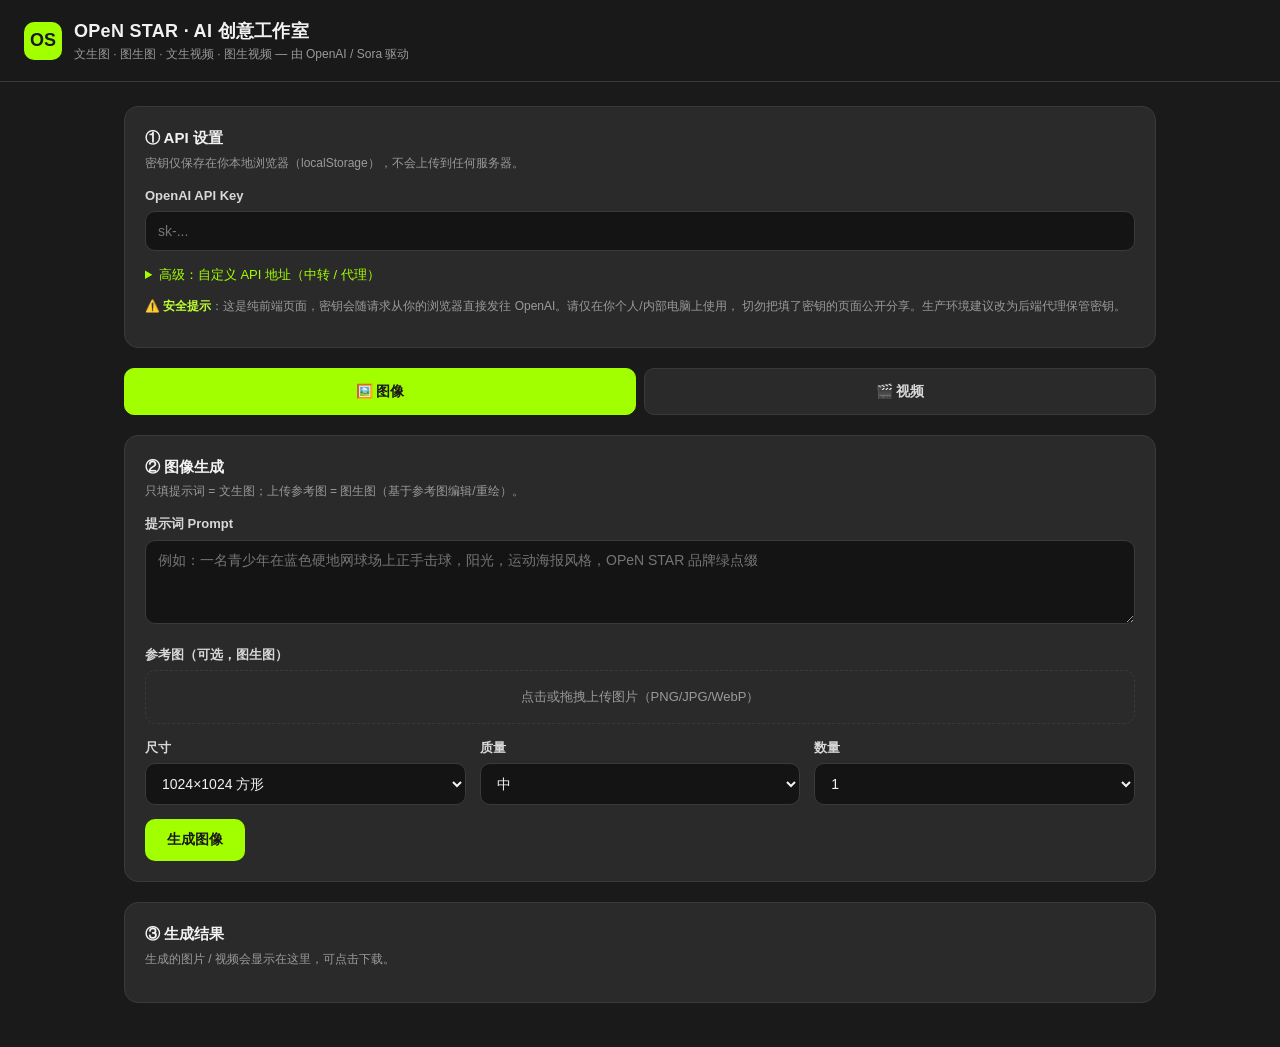
<file: ai-studio.html>
<!DOCTYPE html>
<html lang="zh-CN">
<head>
  <meta charset="UTF-8" />
  <meta name="viewport" content="width=device-width, initial-scale=1.0" />
  <title>OPeN STAR · AI 创意工作室</title>
  <style>
    :root {
      --brand: #a2ff00;
      --brand-2: #bfff33;
      --ink: #1a1a1a;
      --ink-2: #2a2a2a;
      --line: #3a3a3a;
      --muted: #9a9a9a;
      --danger: #ff6b6b;
      --radius: 14px;
    }
    * { box-sizing: border-box; }
    body {
      margin: 0;
      font-family: -apple-system, BlinkMacSystemFont, "Segoe UI", "PingFang SC",
        "Microsoft YaHei", Roboto, Helvetica, Arial, sans-serif;
      background: var(--ink);
      color: #f2f2f2;
      line-height: 1.5;
    }
    a { color: var(--brand); }
    header {
      display: flex;
      align-items: center;
      gap: 12px;
      padding: 18px 24px;
      border-bottom: 1px solid var(--line);
      position: sticky;
      top: 0;
      background: rgba(26, 26, 26, 0.92);
      backdrop-filter: blur(8px);
      z-index: 10;
    }
    .logo {
      width: 38px; height: 38px; border-radius: 10px;
      background: var(--brand); color: var(--ink);
      display: grid; place-items: center; font-weight: 800; font-size: 18px;
    }
    header h1 { font-size: 18px; margin: 0; font-weight: 700; letter-spacing: .3px; }
    header .sub { font-size: 12px; color: var(--muted); }
    main { max-width: 1080px; margin: 0 auto; padding: 24px; }

    .card {
      background: var(--ink-2);
      border: 1px solid var(--line);
      border-radius: var(--radius);
      padding: 20px;
      margin-bottom: 20px;
    }
    .card h2 { margin: 0 0 4px; font-size: 15px; }
    .card .hint { font-size: 12px; color: var(--muted); margin: 0 0 14px; }

    label { display: block; font-size: 13px; margin: 0 0 6px; color: #d8d8d8; font-weight: 600; }
    input[type="text"], input[type="password"], textarea, select {
      width: 100%;
      background: #141414;
      border: 1px solid var(--line);
      color: #f2f2f2;
      border-radius: 10px;
      padding: 11px 12px;
      font-size: 14px;
      font-family: inherit;
    }
    input:focus, textarea:focus, select:focus {
      outline: none; border-color: var(--brand);
    }
    textarea { resize: vertical; min-height: 84px; }
    .row { display: flex; gap: 14px; flex-wrap: wrap; }
    .row > .field { flex: 1; min-width: 150px; }
    .field { margin-bottom: 14px; }

    .btn {
      background: var(--brand); color: var(--ink);
      border: none; border-radius: 10px;
      padding: 12px 22px; font-size: 14px; font-weight: 800;
      cursor: pointer; transition: filter .15s, transform .05s;
    }
    .btn:hover { filter: brightness(1.08); }
    .btn:active { transform: translateY(1px); }
    .btn:disabled { opacity: .5; cursor: not-allowed; }
    .btn.ghost { background: transparent; color: var(--brand); border: 1px solid var(--brand); }

    .tabs { display: flex; gap: 8px; margin-bottom: 20px; }
    .tab {
      flex: 1; text-align: center; padding: 12px; border-radius: 10px;
      background: var(--ink-2); border: 1px solid var(--line);
      cursor: pointer; font-weight: 700; font-size: 14px; color: #d8d8d8;
    }
    .tab.active { background: var(--brand); color: var(--ink); border-color: var(--brand); }

    .drop {
      border: 1px dashed var(--line); border-radius: 10px;
      padding: 16px; text-align: center; font-size: 13px; color: var(--muted);
      cursor: pointer;
    }
    .drop.has { border-style: solid; border-color: var(--brand); color: #d8d8d8; }
    .thumb { max-width: 120px; max-height: 120px; border-radius: 8px; margin-top: 10px; }

    .status {
      font-size: 13px; padding: 10px 12px; border-radius: 10px;
      background: #141414; border: 1px solid var(--line); margin-top: 14px;
      display: none;
    }
    .status.show { display: block; }
    .status.err { border-color: var(--danger); color: #ffb3b3; }
    .bar { height: 6px; background: #141414; border-radius: 4px; overflow: hidden; margin-top: 8px; }
    .bar > span { display: block; height: 100%; width: 0%; background: var(--brand); transition: width .3s; }

    .gallery { display: grid; grid-template-columns: repeat(auto-fill, minmax(220px, 1fr)); gap: 16px; }
    .result { background: #141414; border: 1px solid var(--line); border-radius: 10px; overflow: hidden; }
    .result img, .result video { width: 100%; display: block; background: #000; }
    .result .meta { padding: 10px; display: flex; justify-content: space-between; align-items: center; gap: 8px; }
    .result .meta small { color: var(--muted); font-size: 11px; word-break: break-all; }
    .dl { font-size: 12px; font-weight: 700; text-decoration: none; white-space: nowrap; }

    .warn { font-size: 12px; color: var(--muted); }
    .warn b { color: var(--brand-2); }
    details summary { cursor: pointer; font-size: 13px; color: var(--brand); }
    .spinner { display:inline-block; width:14px; height:14px; border:2px solid var(--line); border-top-color: var(--brand); border-radius:50%; animation: spin .8s linear infinite; vertical-align:-2px; margin-right:6px;}
    @keyframes spin { to { transform: rotate(360deg); } }
  </style>
</head>
<body>
  <header>
    <div class="logo">OS</div>
    <div>
      <h1>OPeN STAR · AI 创意工作室</h1>
      <div class="sub">文生图 · 图生图 · 文生视频 · 图生视频 — 由 OpenAI / Sora 驱动</div>
    </div>
  </header>

  <main>
    <!-- 设置 -->
    <div class="card">
      <h2>① API 设置</h2>
      <p class="hint">密钥仅保存在你本地浏览器（localStorage），不会上传到任何服务器。</p>
      <div class="field">
        <label for="apiKey">OpenAI API Key</label>
        <input type="password" id="apiKey" placeholder="sk-..." autocomplete="off" />
      </div>
      <details>
        <summary>高级：自定义 API 地址（中转 / 代理）</summary>
        <div class="field" style="margin-top:10px;">
          <label for="baseUrl">Base URL</label>
          <input type="text" id="baseUrl" placeholder="https://api.openai.com/v1" />
          <p class="warn" style="margin-top:6px;">国内网络若无法直连 api.openai.com，可在此填入你的中转地址（需兼容 OpenAI 接口）。</p>
        </div>
      </details>
      <p class="warn">
        ⚠️ <b>安全提示</b>：这是纯前端页面，密钥会随请求从你的浏览器直接发往 OpenAI。请仅在你个人/内部电脑上使用，
        切勿把填了密钥的页面公开分享。生产环境建议改为后端代理保管密钥。
      </p>
    </div>

    <!-- 标签页 -->
    <div class="tabs">
      <div class="tab active" data-mode="image">🖼️ 图像</div>
      <div class="tab" data-mode="video">🎬 视频</div>
    </div>

    <!-- 图像面板 -->
    <div class="card panel" id="panel-image">
      <h2>② 图像生成</h2>
      <p class="hint">只填提示词 = 文生图；上传参考图 = 图生图（基于参考图编辑/重绘）。</p>
      <div class="field">
        <label for="imgPrompt">提示词 Prompt</label>
        <textarea id="imgPrompt" placeholder="例如：一名青少年在蓝色硬地网球场上正手击球，阳光，运动海报风格，OPeN STAR 品牌绿点缀"></textarea>
      </div>
      <div class="field">
        <label>参考图（可选，图生图）</label>
        <div class="drop" id="imgDrop">点击或拖拽上传图片（PNG/JPG/WebP）</div>
        <input type="file" id="imgFile" accept="image/*" multiple hidden />
        <div id="imgThumbs"></div>
      </div>
      <div class="row">
        <div class="field">
          <label for="imgSize">尺寸</label>
          <select id="imgSize">
            <option value="1024x1024">1024×1024 方形</option>
            <option value="1536x1024">1536×1024 横版</option>
            <option value="1024x1536">1024×1536 竖版</option>
          </select>
        </div>
        <div class="field">
          <label for="imgQuality">质量</label>
          <select id="imgQuality">
            <option value="high">高</option>
            <option value="medium" selected>中</option>
            <option value="low">低（更快更省）</option>
          </select>
        </div>
        <div class="field">
          <label for="imgN">数量</label>
          <select id="imgN">
            <option>1</option><option>2</option><option>3</option><option>4</option>
          </select>
        </div>
      </div>
      <button class="btn" id="imgBtn">生成图像</button>
      <div class="status" id="imgStatus"></div>
    </div>

    <!-- 视频面板 -->
    <div class="card panel" id="panel-video" style="display:none;">
      <h2>② 视频生成（Sora）</h2>
      <p class="hint">只填提示词 = 文生视频；上传参考图 = 图生视频（作为首帧）。生成需数十秒到几分钟。</p>
      <div class="field">
        <label for="vidPrompt">提示词 Prompt</label>
        <textarea id="vidPrompt" placeholder="例如：教练在网球场边示范发球动作，慢镜头，镜头缓缓推进，阳光明媚"></textarea>
      </div>
      <div class="field">
        <label>参考图 / 首帧（可选，图生视频）</label>
        <div class="drop" id="vidDrop">点击或拖拽上传图片（PNG/JPG/WebP）</div>
        <input type="file" id="vidFile" accept="image/*" hidden />
        <div id="vidThumbs"></div>
      </div>
      <div class="row">
        <div class="field">
          <label for="vidModel">模型</label>
          <select id="vidModel">
            <option value="sora-2">sora-2（更快）</option>
            <option value="sora-2-pro">sora-2-pro（更清晰）</option>
          </select>
        </div>
        <div class="field">
          <label for="vidSize">尺寸</label>
          <select id="vidSize">
            <option value="720x1280">720×1280 竖版</option>
            <option value="1280x720">1280×720 横版</option>
            <option value="1024x1792">1024×1792 竖版高清</option>
            <option value="1792x1024">1792×1024 横版高清</option>
          </select>
        </div>
        <div class="field">
          <label for="vidSeconds">时长（秒）</label>
          <select id="vidSeconds">
            <option value="4">4</option>
            <option value="8">8</option>
            <option value="12">12</option>
          </select>
        </div>
      </div>
      <button class="btn" id="vidBtn">生成视频</button>
      <div class="status" id="vidStatus"></div>
      <div class="bar" id="vidBar" style="display:none;"><span></span></div>
    </div>

    <!-- 结果 -->
    <div class="card">
      <h2>③ 生成结果</h2>
      <p class="hint" id="galleryHint">生成的图片 / 视频会显示在这里，可点击下载。</p>
      <div class="gallery" id="gallery"></div>
    </div>
  </main>

  <script>
  (function () {
    "use strict";
    const $ = (id) => document.getElementById(id);
    const DEFAULT_BASE = "https://api.openai.com/v1";

    // ---- 密钥 / base url 持久化 ----
    const keyInput = $("apiKey");
    const baseInput = $("baseUrl");
    keyInput.value = localStorage.getItem("os_openai_key") || "";
    baseInput.value = localStorage.getItem("os_openai_base") || "";
    keyInput.addEventListener("input", () => localStorage.setItem("os_openai_key", keyInput.value.trim()));
    baseInput.addEventListener("input", () => localStorage.setItem("os_openai_base", baseInput.value.trim()));

    const getBase = () => (baseInput.value.trim() || DEFAULT_BASE).replace(/\/+$/, "");
    function getKey() {
      const k = keyInput.value.trim();
      if (!k) { throw new Error("请先在上方填入 OpenAI API Key。"); }
      return k;
    }

    // ---- 标签切换 ----
    document.querySelectorAll(".tab").forEach((tab) => {
      tab.addEventListener("click", () => {
        document.querySelectorAll(".tab").forEach((t) => t.classList.remove("active"));
        tab.classList.add("active");
        const mode = tab.dataset.mode;
        $("panel-image").style.display = mode === "image" ? "" : "none";
        $("panel-video").style.display = mode === "video" ? "" : "none";
      });
    });

    // ---- 文件上传封装（拖拽 + 点击 + 预览）----
    function setupDrop(dropId, inputId, thumbsId, multiple) {
      const drop = $(dropId), input = $(inputId), thumbs = $(thumbsId);
      const state = { files: [] };
      const render = () => {
        thumbs.innerHTML = "";
        state.files.forEach((f) => {
          const img = document.createElement("img");
          img.className = "thumb";
          img.src = URL.createObjectURL(f);
          thumbs.appendChild(img);
        });
        drop.classList.toggle("has", state.files.length > 0);
        drop.textContent = state.files.length
          ? `已选 ${state.files.length} 张（点击可重选）`
          : "点击或拖拽上传图片（PNG/JPG/WebP）";
      };
      const accept = (fileList) => {
        const arr = Array.from(fileList).filter((f) => f.type.startsWith("image/"));
        state.files = multiple ? arr : arr.slice(0, 1);
        render();
      };
      drop.addEventListener("click", () => input.click());
      input.addEventListener("change", () => accept(input.files));
      ["dragover", "dragenter"].forEach((e) =>
        drop.addEventListener(e, (ev) => { ev.preventDefault(); drop.classList.add("has"); }));
      drop.addEventListener("dragleave", () => render());
      drop.addEventListener("drop", (ev) => { ev.preventDefault(); accept(ev.dataTransfer.files); });
      return state;
    }
    const imgRef = setupDrop("imgDrop", "imgFile", "imgThumbs", true);
    const vidRef = setupDrop("vidDrop", "vidFile", "vidThumbs", false);

    // ---- 状态显示 ----
    function setStatus(el, msg, isErr, spinner) {
      el.classList.add("show");
      el.classList.toggle("err", !!isErr);
      el.innerHTML = (spinner ? '<span class="spinner"></span>' : "") + msg;
    }
    function clearStatus(el) { el.classList.remove("show", "err"); el.innerHTML = ""; }

    // ---- 结果展示 ----
    function addResult(kind, url, caption) {
      const hint = $("galleryHint"); if (hint) hint.style.display = "none";
      const box = document.createElement("div");
      box.className = "result";
      const media = kind === "video"
        ? `<video src="${url}" controls playsinline></video>`
        : `<img src="${url}" alt="result" />`;
      const name = `openstar-${kind}-${caption}`;
      box.innerHTML = `${media}<div class="meta"><small>${caption}</small>
        <a class="dl btn ghost" style="padding:6px 10px;" href="${url}" download="${name}">下载</a></div>`;
      $("gallery").prepend(box);
    }

    async function apiError(res) {
      let detail = res.status + " " + res.statusText;
      try {
        const j = await res.json();
        if (j.error && j.error.message) detail = j.error.message;
      } catch (e) { /* ignore */ }
      return new Error(detail);
    }

    // ---- 图像生成 ----
    $("imgBtn").addEventListener("click", async () => {
      const btn = $("imgBtn"), status = $("imgStatus");
      const prompt = $("imgPrompt").value.trim();
      if (!prompt) { setStatus(status, "请输入提示词。", true); return; }
      let key;
      try { key = getKey(); } catch (e) { setStatus(status, e.message, true); return; }

      btn.disabled = true;
      const hasRef = imgRef.files.length > 0;
      setStatus(status, hasRef ? "正在基于参考图生成…" : "正在生成图像…", false, true);
      try {
        let res;
        if (hasRef) {
          const fd = new FormData();
          fd.append("model", "gpt-image-1");
          fd.append("prompt", prompt);
          fd.append("size", $("imgSize").value);
          fd.append("quality", $("imgQuality").value);
          fd.append("n", $("imgN").value);
          imgRef.files.forEach((f) => fd.append("image[]", f));
          res = await fetch(getBase() + "/images/edits", {
            method: "POST",
            headers: { Authorization: "Bearer " + key },
            body: fd,
          });
        } else {
          res = await fetch(getBase() + "/images/generations", {
            method: "POST",
            headers: { Authorization: "Bearer " + key, "Content-Type": "application/json" },
            body: JSON.stringify({
              model: "gpt-image-1",
              prompt,
              size: $("imgSize").value,
              quality: $("imgQuality").value,
              n: parseInt($("imgN").value, 10),
            }),
          });
        }
        if (!res.ok) throw await apiError(res);
        const data = await res.json();
        (data.data || []).forEach((item, i) => {
          const src = item.b64_json
            ? "data:image/png;base64," + item.b64_json
            : item.url;
          addResult("image", src, `img-${Date.now()}-${i}.png`);
        });
        clearStatus(status);
      } catch (e) {
        setStatus(status, "生成失败：" + e.message, true);
      } finally {
        btn.disabled = false;
      }
    });

    // ---- 视频生成（Sora）----
    const sleep = (ms) => new Promise((r) => setTimeout(r, ms));

    $("vidBtn").addEventListener("click", async () => {
      const btn = $("vidBtn"), status = $("vidStatus"), bar = $("vidBar");
      const prompt = $("vidPrompt").value.trim();
      if (!prompt) { setStatus(status, "请输入提示词。", true); return; }
      let key;
      try { key = getKey(); } catch (e) { setStatus(status, e.message, true); return; }

      btn.disabled = true;
      bar.style.display = "block";
      bar.firstElementChild.style.width = "0%";
      setStatus(status, "正在提交生成任务…", false, true);
      try {
        // 1) 创建任务
        const fd = new FormData();
        fd.append("model", $("vidModel").value);
        fd.append("prompt", prompt);
        fd.append("size", $("vidSize").value);
        fd.append("seconds", $("vidSeconds").value);
        if (vidRef.files.length) fd.append("input_reference", vidRef.files[0]);

        let res = await fetch(getBase() + "/videos", {
          method: "POST",
          headers: { Authorization: "Bearer " + key },
          body: fd,
        });
        if (!res.ok) throw await apiError(res);
        let job = await res.json();

        // 2) 轮询
        const started = Date.now();
        while (job.status === "queued" || job.status === "in_progress") {
          const pct = typeof job.progress === "number" ? job.progress : 0;
          bar.firstElementChild.style.width = Math.max(pct, 3) + "%";
          const secs = Math.round((Date.now() - started) / 1000);
          setStatus(status, `生成中… ${pct || 0}%（已用时 ${secs}s，可能需要几分钟）`, false, true);
          await sleep(4000);
          res = await fetch(getBase() + "/videos/" + job.id, {
            headers: { Authorization: "Bearer " + key },
          });
          if (!res.ok) throw await apiError(res);
          job = await res.json();
        }

        if (job.status !== "completed") {
          const msg = job.error && job.error.message ? job.error.message : "任务未成功完成";
          throw new Error(msg);
        }

        // 3) 下载视频内容
        bar.firstElementChild.style.width = "100%";
        setStatus(status, "生成完成，正在下载视频…", false, true);
        const contentRes = await fetch(getBase() + "/videos/" + job.id + "/content", {
          headers: { Authorization: "Bearer " + key },
        });
        if (!contentRes.ok) throw await apiError(contentRes);
        const blob = await contentRes.blob();
        const url = URL.createObjectURL(blob);
        addResult("video", url, `video-${job.id}.mp4`);
        clearStatus(status);
        bar.style.display = "none";
      } catch (e) {
        setStatus(status, "生成失败：" + e.message, true);
        bar.style.display = "none";
      } finally {
        btn.disabled = false;
      }
    });
  })();
  </script>
</body>
</html>
</file>
